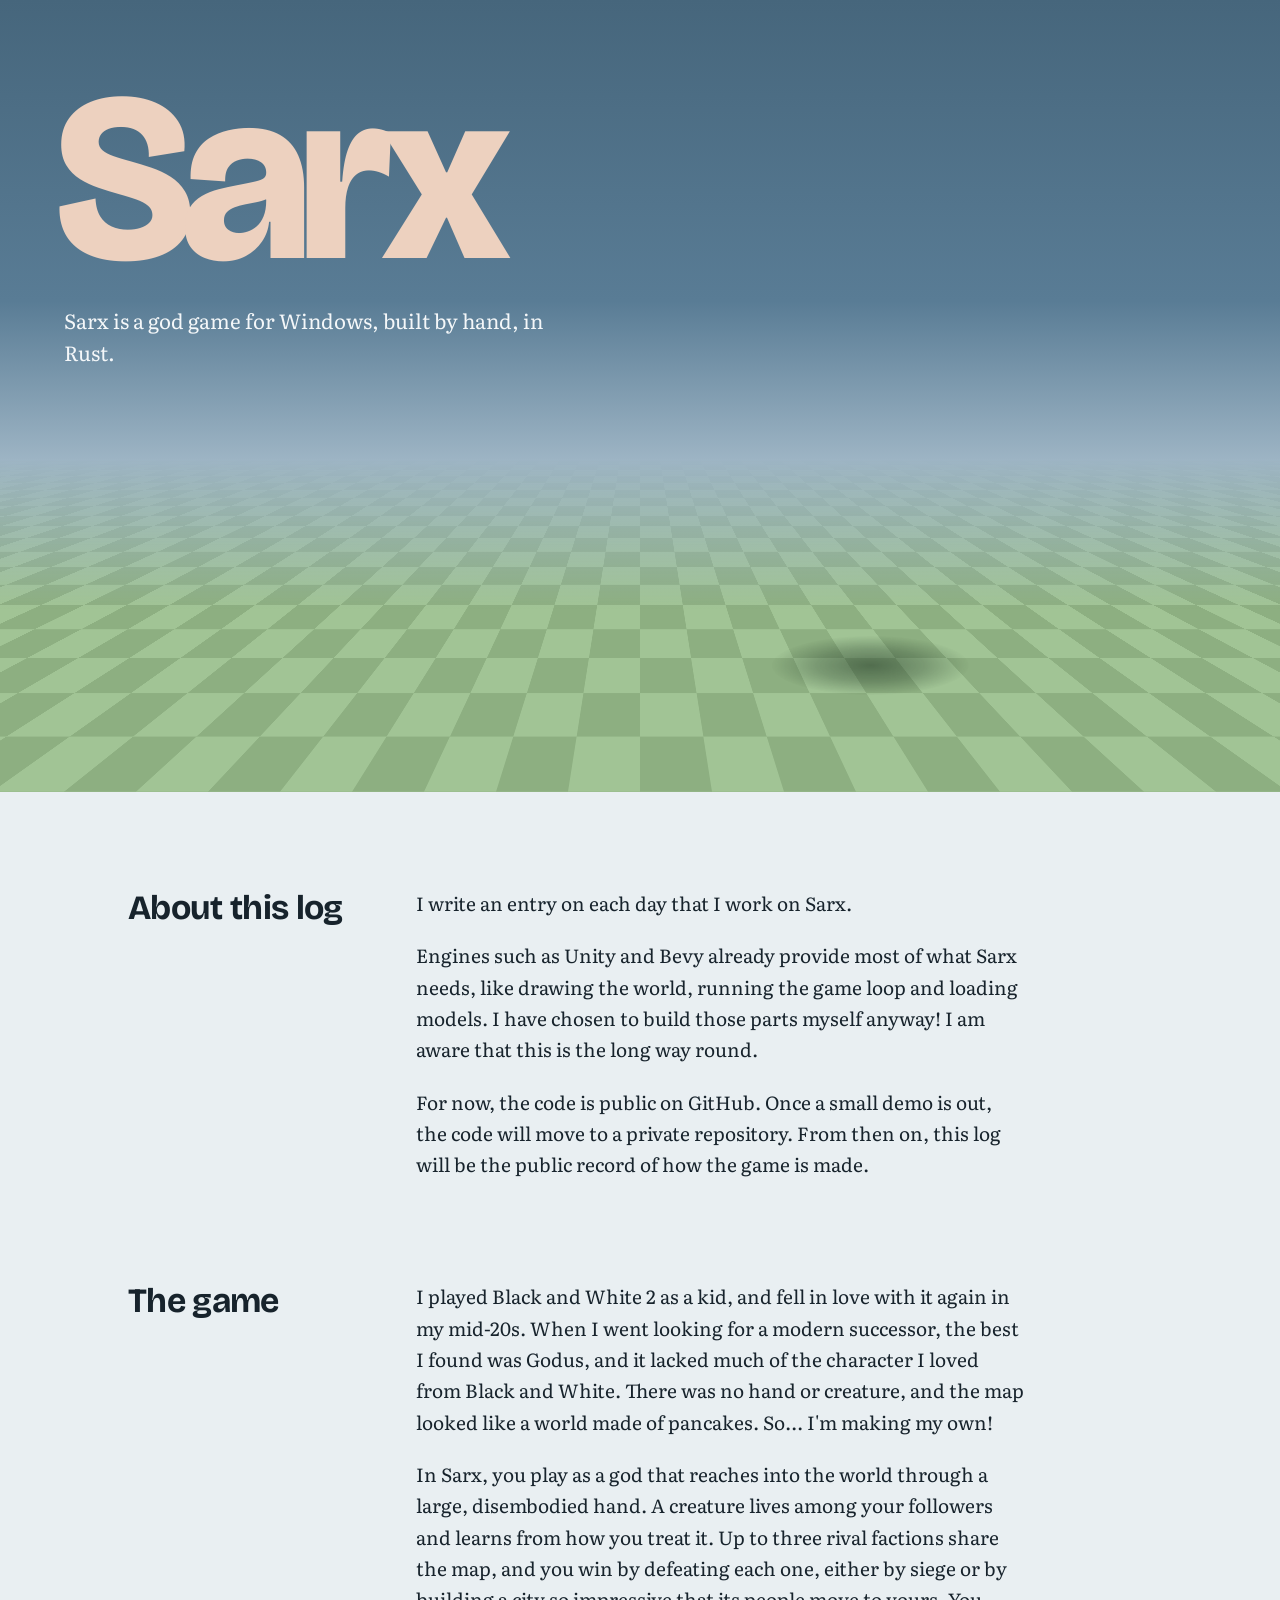
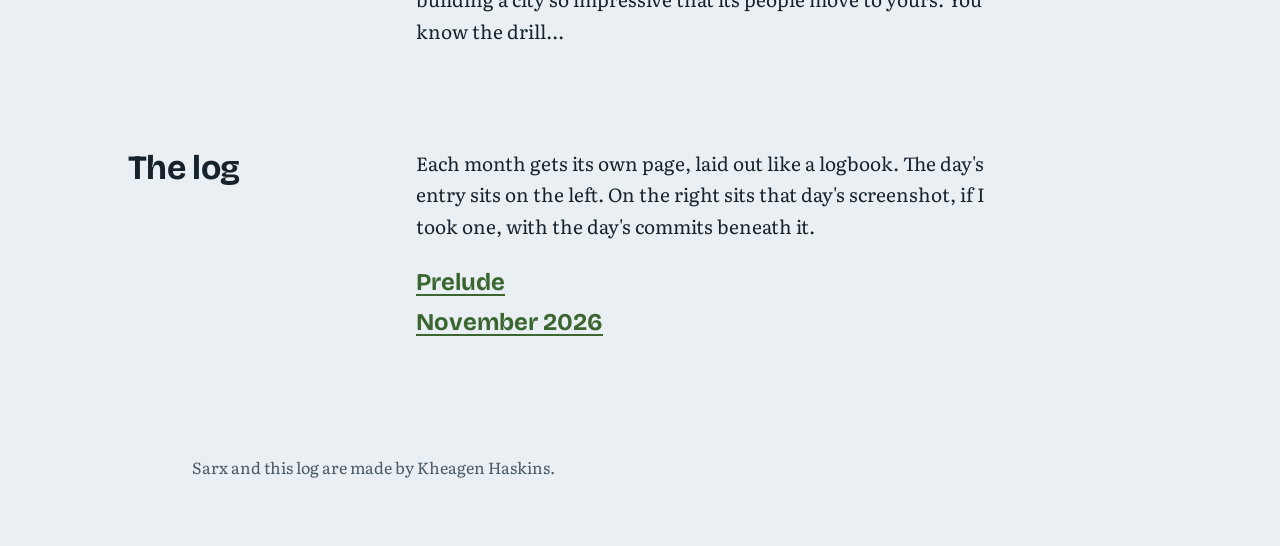
<file: index.html>
<!doctype html>
<html lang="en-GB">
<head>
    <meta charset="utf-8">
    <meta name="viewport" content="width=device-width, initial-scale=1">
    <title>Sarx Devlog</title>
    <meta name="description" content="The development log of Sarx, a god game for Windows, written in Rust with every layer beneath the gameplay built by hand.">
    <link rel="preconnect" href="https://fonts.googleapis.com">
    <link rel="preconnect" href="https://fonts.gstatic.com" crossorigin>
    <link rel="stylesheet" href="https://fonts.googleapis.com/css2?family=Bricolage+Grotesque:opsz,wght@12..96,400..800&family=Literata:ital,opsz,wght@0,7..72,400..600;1,7..72,400&display=swap">
    <link rel="stylesheet" href="css/style.css">
    <script src="data/months.js" defer></script>
    <script src="js/site.js" defer></script>
    <script src="js/hand-shadow.js" defer></script>
</head>
<body data-root="">
    <a class="skip-link" href="#main">Skip to the log</a>

    <header class="hero">
        <div class="hero-text">
            <h1 class="wordmark">Sarx</h1>
            <p class="lede">
                Sarx is a god game for Windows, built by hand, in Rust. 
            </p>
        </div>
        <div class="ground" aria-hidden="true">
            <div class="ground-plane"></div>
        </div>
        <div class="hand-shadow" aria-hidden="true"></div>
    </header>

    <main id="main">
        <section class="section" aria-labelledby="about-heading">
            <h2 id="about-heading">About this log</h2>
            <div class="section-body">
                <p>
                    I write an entry on each day that I work on Sarx.
                </p>
                <p>
                    Engines such as Unity and Bevy already provide most of what Sarx needs, like drawing
                    the world, running the game loop and loading models. I have chosen to build those parts myself
                    anyway! I am aware that this is the long way round.
                </p>
                <p>
                    For now, the code is public on GitHub. Once a small demo is out, the code will
                    move to a private repository. From then on, this log will be the public record
                    of how the game is made.
                </p>
            </div>
        </section>

        <section class="section" aria-labelledby="game-heading">
            <h2 id="game-heading">The game</h2>
            <div class="section-body">
                <p>
                    I played Black and White 2 as a kid, and fell in love with it again in
                    my mid-20s. When I went looking for a modern successor, the best I found was
                    Godus, and it lacked much of the character I loved from Black and White.
					There was no hand or creature, and the map looked like a world made of pancakes. 
					So... I'm making my own!
                </p>
                <p>
                    In Sarx, you play as a god that reaches into the world through a large,
                    disembodied hand. A creature lives among your followers and learns from how you
                    treat it. Up to three rival factions share the map, and you win by defeating
                    each one, either by siege or by building a city so impressive that its people
                    move to yours. You know the drill...
                </p>
            </div>
        </section>

        <section class="section" aria-labelledby="entries-heading">
            <h2 id="entries-heading">The log</h2>
            <div class="section-body">
                <p>
                    Each month gets its own page, laid out like a logbook. The day's entry sits on
                    the left. On the right sits that day's screenshot, if I took one, with the
                    day's commits beneath it.
                </p>
                <div data-month-list>
                    <p class="empty">The list of months needs JavaScript to appear.</p>
                </div>
            </div>
        </section>
    </main>

    <footer class="footer">
        <p>Sarx and this log are made by Kheagen Haskins.</p>
    </footer>
</body>
</html>
</file>
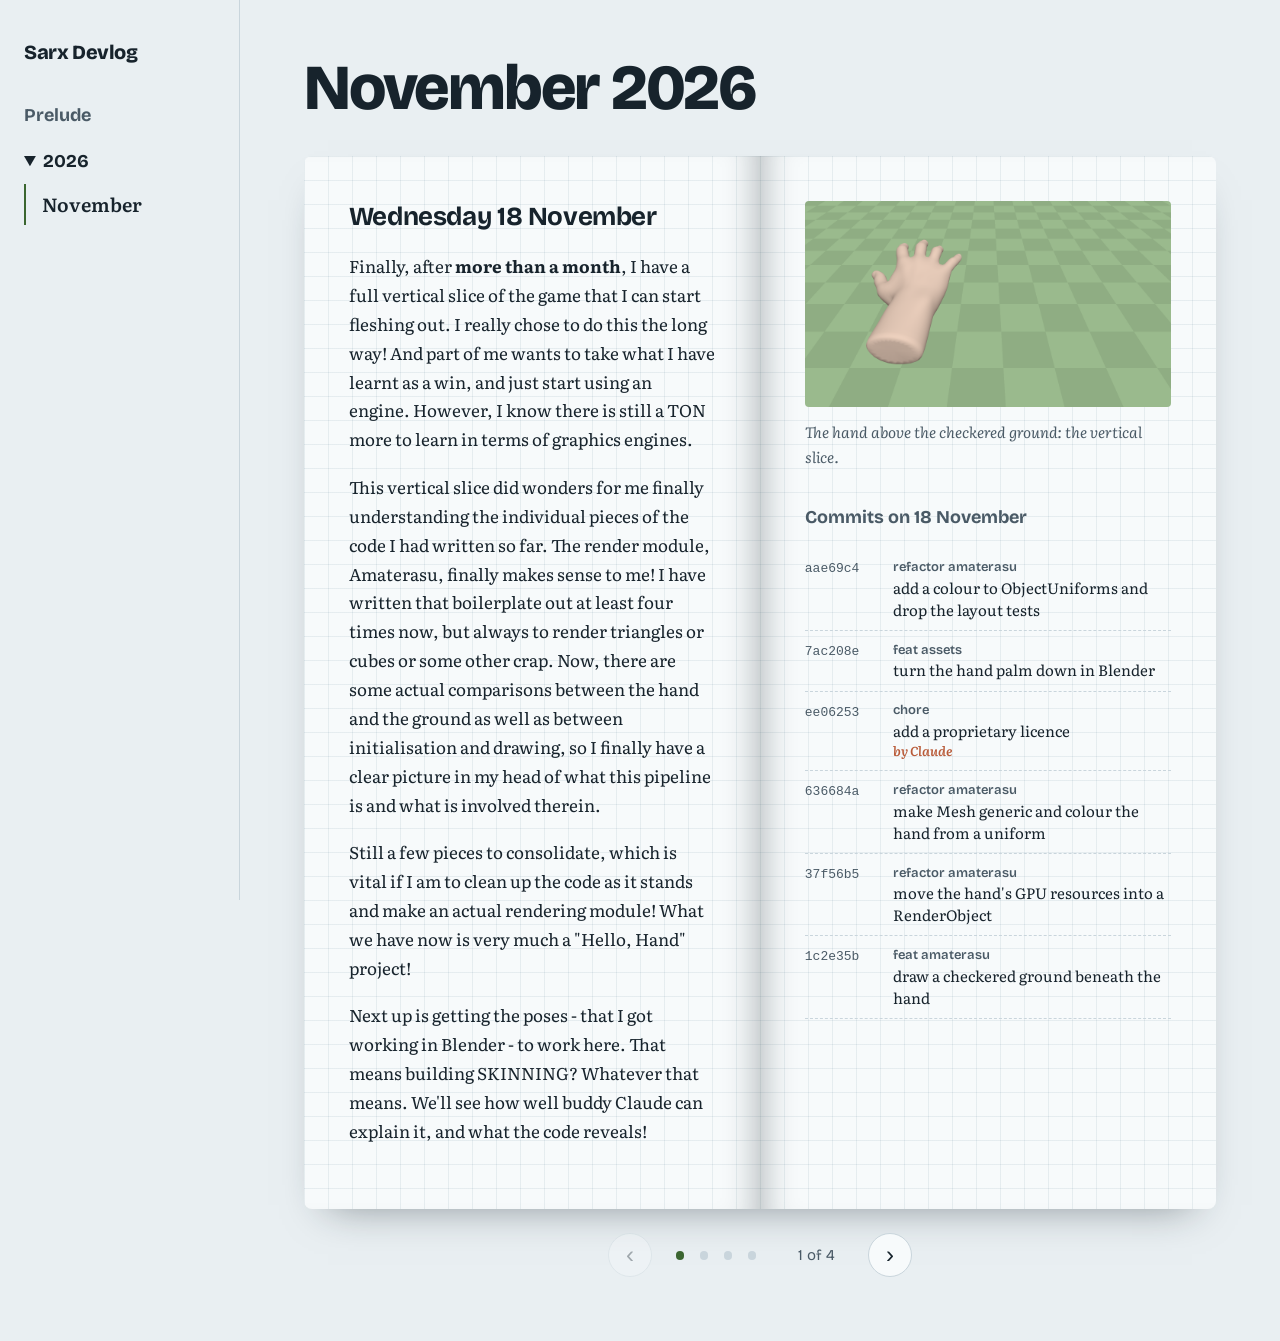
<file: log/2026-11.html>
<!doctype html>
<html lang="en-GB">
<head>
    <meta charset="utf-8">
    <meta name="viewport" content="width=device-width, initial-scale=1">
    <title>November 2026 Log</title>
    <meta name="description" content="The Sarx development log for November 2026, one diary entry per day, with that day's commits.">
    <link rel="preconnect" href="https://fonts.googleapis.com">
    <link rel="preconnect" href="https://fonts.gstatic.com" crossorigin>
    <link rel="stylesheet" href="https://fonts.googleapis.com/css2?family=Bricolage+Grotesque:opsz,wght@12..96,400..800&family=Literata:ital,opsz,wght@0,7..72,400..600;1,7..72,400&display=swap">
    <link rel="stylesheet" href="../css/style.css">
    <script src="../data/months.js" defer></script>
    <script src="../data/commits/2026-11.js" defer></script>
    <script src="../js/site.js" defer></script>
    <script src="../js/logbook.js" defer></script>
</head>
<body class="log-page" data-root="../" data-month="2026-11">
    <a class="skip-link" href="#main">Skip to the entries</a>

    <nav class="sidebar" aria-label="Months of the log"></nav>

    <main id="main" class="log-main">
        <h1 class="month-title">November 2026</h1>

        <div class="logbook" data-month="2026-11">
        <article class="entry" id="18" data-date="2026-11-18">
            <p>Finally, after <strong>more than a month</strong>, I have a full vertical slice of the game that I can start fleshing out. I really chose to do this the long way! And part of me wants to take what I have learnt as a win, and just start using an engine. However, I know there is still a TON more to learn in terms of graphics engines.</p>
            <p>This vertical slice did wonders for me finally understanding the individual pieces of the code I had written so far. The render module, Amaterasu, finally makes sense to me! I have written that boilerplate out at least four times now, but always to render triangles or cubes or some other crap. Now, there are some actual comparisons between the hand and the ground as well as between initialisation and drawing, so I finally have a clear picture in my head of what this pipeline is and what is involved therein.</p>
            <p>Still a few pieces to consolidate, which is vital if I am to clean up the code as it stands and make an actual rendering module! What we have now is very much a "Hello, Hand" project!</p>
            <p>Next up is getting the poses - that I got working in Blender - to work here. That means building SKINNING? Whatever that means. We'll see how well buddy Claude can explain it, and what the code reveals!</p>
            <figure>
                <img src="../images/2026-11-18-hand.png" width="1920" height="1080" alt="A pale hand and forearm, fingers spread, floating above an endless green checkered ground.">
                <figcaption>The hand above the checkered ground: the vertical slice.</figcaption>
            </figure>
        </article>

        <article class="entry" id="19" data-date="2026-11-19">
            <p>GTA VI came out today! Not sure much work will be done ;) That RAGE engine really is a marvel!</p>
            <hr>
            <p>Even so, quite a bit of work was done!! I most certainly don't fully understand the skinning kak I just wrote. Buddy Claude did its best to explain it, and I understand enough to push forward.</p>
            <p>Did some other research and discovered that the stages my models go through when I load them should be optimised. .glb parsing is heavy work, and while we are only doing the hand right now, we will certainly be doing more models going forward. Tons more!</p>
            <p>So, it seems we'll need an intermediate step to turn our .glb files into some other processed format that makes runtime parsing SUPER FAST.</p>
            <p>There is clearly a strong advantage to understanding how a model is laid out in its file, and how to parse it. Might be worth a proper deep dive into all these nuances.</p>
            <p>Still, the hand has made good progress today! It moves, albeit not as I envisioned! We'll polish that out tomorrow.</p>
            <figure>
                <img src="../images/2026-11-19-hand.png" width="1202" height="932" alt="The hand and forearm seen from behind, index finger raised, above the green checkered ground.">
                <figcaption>The hand bent by its bones: the first skinned pose.</figcaption>
            </figure>
        </article>

        <article class="entry" id="20" data-date="2026-11-20">
            <p>The animation of the hand is first-attempt slop, for sure. I had to distinguish between idle animation poses and action poses. The action poses were far too slow to transition, so I sped them up. This made the idle animation super weird because the hand switched between various idle positions far too quickly.</p>
            <p>I almost reached for buddy Claude to make the edit, but AI is the one who gave me those initial values, no doubt as a best guess. And despite my win from yesterday, I needed so much help from AI to get the skinning working that it was hard to feel ownership of the code.</p>
            <p>I refuse to let this codebase become akin to vibe-coded kak. So, throwing prompts at buddy Claude and asking it to calibrate something that needs a human eye is exactly the kind of mistake that will lead me down that road.</p>
            <p>As such, my challenge today is to improve the skinning and the animations without any help from AI. Buddy Claude can fix the docs and tests when I am done!</p>
            <hr>
            <p>I've found that our system is currently not expressive (or general?) enough to tweak the animations quite how we want them. The system itself either needs a signature change, or the underlying component data needs transition logic attached.</p>
            <p>The issue is that we are trying to express two different types of animation transitions with one inflexible <code>posing</code> system: one for action poses, and one for idle poses. I assume that going forward, many different animations are going to want their own means of rotation. Some might need fixed transitions and others might need interpolation. I am confident that we can express that in a single system, so that means our underlying data needs a means of expressing transitions!</p>
            <hr>
            <p>Not only that, but I see now that the ComponentVec struct I defined in Enki is not sufficient to store bone data. That is to say that the struct was designed with n-dimensional data in mind. Position, Velocity, Health etc.</p>
            <p>Bones are represented as Quats, which are 4D values. But, a single entity has <em>many</em> bones. Having followed the guidance of buddy Claude yesterday, I have ended up with a <code>ComponentVec</code> holding a series of Rust <code>Vec</code>s. How annoying! I might as well be back in Java with this scattered memory approach!</p>
            <p>This is the kind of thing that makes working with AI frustrating at times. It helped me build the ECS in a memory-safe and efficient way, only for a later session to completely disregard it and suggest code akin to Java's memory access patterns.</p>
            <p>If I did not understand the memory access of the Enki module, I could not have spotted this. This has concerning implications for this project, because AI is being used to accommodate my missing knowledge in the various domains of game development that I would otherwise take much more time learning. The biggest domain right now is the Maths, especially in the shaders. I can visualise the matrix operations at a superficial level, and I understand the concept of grouping together various transformations through matrix multiplications. But I have very little experience with doing that by hand, as you would have done in - for example - a university course.</p>
            <p>Anyway, it seems we need a second type of 'column' in our ECS. One that can hold an unknown number of n-dimensional values, like a list of bone rotations. Back to unsafe Rust, <em>gulp</em>!</p>
        </article>

        <article class="entry" id="21" data-date="2026-11-21">
            <p>I do consider myself AI literate, and yet I have fallen prey to the same trap over and over again: trusting AI!</p>
            <p>It really is difficult to determine where AI does well vs where it's just a salesman. We humans lack a certain consistency in our communication. Listeners can use that to gauge, for example, the confidence someone has when making certain statements. A person might subconsciously add qualifiers to their wording that we - also subconsciously - use to judge how much we trust their statement.</p>
            <p>People who are aware of that can control this subconscious aspect of speech, which makes them good at deception. AI might as well be the same type of person, albeit without any actual malicious intent.</p>
            <p>I say this because AI is unhelpfully consistent in its writing. It can state a proven fact and a proven falsehood in the same confident register. Therefore, if you are discussing with AI a problem domain with which you are unfamiliar, it becomes increasingly difficult to tell fact from fiction, or good advice from bad.</p>
            <p>This is why so much of my time is spent using buddy Claude as a sounding board, instead of just instructing it to write or review my code. But even this only gets you so far!</p>
            <p>This morning, after finding a failing test in the Hermes crate and investigating it, I found that one of the tests that buddy Claude felt it was appropriate to write was a test that hardcoded the vertex values of the hand.glb file and asserted their existence in the file. This meant that if the asset file changed by a fraction of a decimal, this test would fail.</p>
            <p>You trust a "PhD intelligence" technology to handle basic unit tests for your codebase and the poes ends up coupling the successful build of your project TO AN INCONSEQUENTIAL DECIMAL NUMBER! Utterly mind-boggling. And it already did this with every <code>expect</code> found in the codebase; asserting the exact ASCII text of the wording. So if I decide, on some arbitrary day, to improve the ambiguous wording in an <code>expect</code> message, I would then have a failing codebase because AI felt it appropriate to assert on the EXACT content of a bloody error message.</p>
            <p>...but, it's surely my fault. It's not the case that AI cannot produce the code I expect of it, it definitely can, so it must be GIGO!?</p>
        </article>
        </div>
    </main>
</body>
</html>
</file>
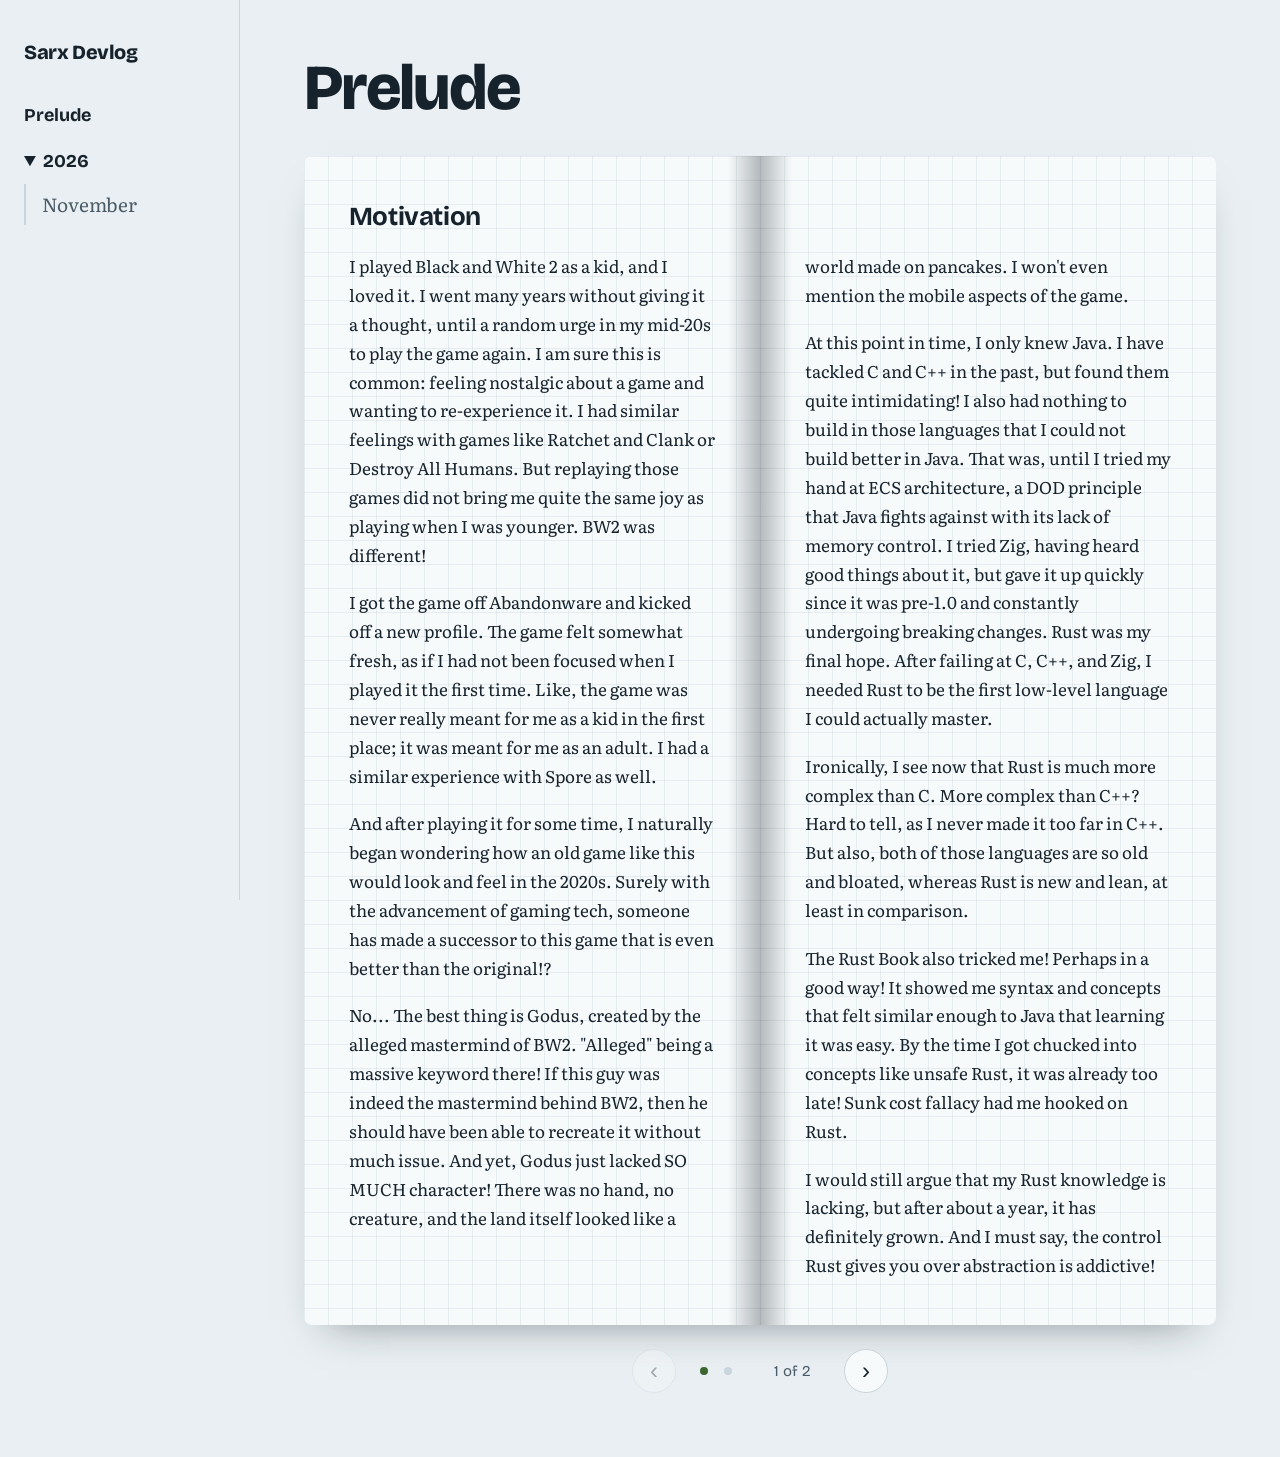
<file: log/prelude.html>
<!doctype html>
<html lang="en-GB">
<head>
    <meta charset="utf-8">
    <meta name="viewport" content="width=device-width, initial-scale=1">
    <title>Prelude Log</title>
    <meta name="description" content="The prelude to the Sarx development log: why Sarx exists, and how AI takes part in building it.">
    <link rel="preconnect" href="https://fonts.googleapis.com">
    <link rel="preconnect" href="https://fonts.gstatic.com" crossorigin>
    <link rel="stylesheet" href="https://fonts.googleapis.com/css2?family=Bricolage+Grotesque:opsz,wght@12..96,400..800&family=Literata:ital,opsz,wght@0,7..72,400..600;1,7..72,400&display=swap">
    <link rel="stylesheet" href="../css/style.css">
    <script src="../data/months.js" defer></script>
    <script src="../js/site.js" defer></script>
    <script src="../js/logbook.js" defer></script>
</head>
<body class="log-page" data-root="../" data-month="prelude">
    <a class="skip-link" href="#main">Skip to the prelude</a>

    <nav class="sidebar" aria-label="Months of the log"></nav>

    <main id="main" class="log-main">
        <h1 class="month-title">Prelude</h1>

        <div class="logbook">
        <article class="entry" id="motivation" data-title="Motivation">
            <p>I played Black and White 2 as a kid, and I loved it. I went many years without giving it a thought, until a random urge in my mid-20s to play the game again. I am sure this is common: feeling nostalgic about a game and wanting to re-experience it. I had similar feelings with games like Ratchet and Clank or Destroy All Humans. But replaying those games did not bring me quite the same joy as playing when I was younger. BW2 was different!</p>
            <p>I got the game off Abandonware and kicked off a new profile. The game felt somewhat fresh, as if I had not been focused when I played it the first time. Like, the game was never really meant for me as a kid in the first place; it was meant for me as an adult. I had a similar experience with Spore as well.</p>
            <p>And after playing it for some time, I naturally began wondering how an old game like this would look and feel in the 2020s. Surely with the advancement of gaming tech, someone has made a successor to this game that is even better than the original!?</p>
            <p>No... The best thing is Godus, created by the alleged mastermind of BW2. "Alleged" being a massive keyword there! If this guy was indeed the mastermind behind BW2, then he should have been able to recreate it without much issue. And yet, Godus just lacked SO MUCH character! There was no hand, no creature, and the land itself looked like a world made on pancakes. I won't even mention the mobile aspects of the game.</p>
            <p>At this point in time, I only knew Java. I have tackled C and C++ in the past, but found them quite intimidating! I also had nothing to build in those languages that I could not build better in Java. That was, until I tried my hand at ECS architecture, a DOD principle that Java fights against with its lack of memory control. I tried Zig, having heard good things about it, but gave it up quickly since it was pre-1.0 and constantly undergoing breaking changes. Rust was my final hope. After failing at C, C++, and Zig, I needed Rust to be the first low-level language I could actually master.</p>
            <p>Ironically, I see now that Rust is much more complex than C. More complex than C++? Hard to tell, as I never made it too far in C++. But also, both of those languages are so old and bloated, whereas Rust is new and lean, at least in comparison.</p>
            <p>The Rust Book also tricked me! Perhaps in a good way! It showed me syntax and concepts that felt similar enough to Java that learning it was easy. By the time I got chucked into concepts like unsafe Rust, it was already too late! Sunk cost fallacy had me hooked on Rust.</p>
            <p>I would still argue that my Rust knowledge is lacking, but after about a year, it has definitely grown. And I must say, the control Rust gives you over abstraction is addictive!</p>
        </article>

        <article class="entry" id="ai-debate" data-title="The AI Debate">
            <p>Assuming great success from this project, it will naturally come under public scrutiny, especially over the part AI played in it. Quite frankly, I don't think something of this scale would be possible for one person <em>without</em> AI.</p>
            <p>Nevertheless, the common critique is sound. AI was trained on almost any data that its company could get its hands on, and the authors of that data did not necessarily consent to it being used for training. This matters most for creative work, such as 2D and 3D assets, music, and some kinds of writing, where the AI's output stands in for something a person would have made.</p>
            <p>That leaves me with two questions. Is using AI an unethical use of contemporary technology? And does presenting work to the public as my own, when AI was involved, amount to stealing or fraud?</p>
            <p>They are certainly relevant questions, and I think many do themselves a disservice by giving a black-and-white answer.</p>
            <p>There are those who would argue that AI is just another tool like any other, born out of the advancements of modern technology. But this argument does not give credit to the fact that AI can be used as more than a tool. Articulating an idea in a few short sentences, and receiving some materialisation of that idea almost instantly, is not using a tool, but rather a service.</p>
            <p>Conversely, there are those who would argue that any use of AI is unethical, or that using it is laziness by default. This argument feels overly defensive, and fails to recognise the genuine usefulness of this new and powerful technology.</p>
            <h3>Consent</h3>
            <p>On the first question, I keep coming back to where the consent problem actually bites, which is creative work. The art in Sarx is not generated, despite the temptation to do so, given my lack of skill in 3D modelling. The hand was sourced from free assets online, and AI only wrote the scripts that polished its hand poses after I struggled to manually rig it. The look of the land, the hand and the creature are my decisions. Where I have been leaning on AI is code, explanation, review and documentation, which is where its training data was most often shared openly to begin with. It doesn't make the question disappear, but it puts my use at the end of the spectrum where I can defend it!</p>
            <h3>Effort</h3>
            <p>The second question is the harder one. I personally struggle to formulate my own argument outside the rhetoric of programming. Take Python, which some developers may argue is too abstract and hides too much from the programmer. AI use in development feels like the next level of abstraction, and an imperfect one at that. A developer can write a program in Python with much of the underlying machinery a mystery to them. Of course, the prowess of the developer is still a large factor in their success or failure, as is their grit to push past tough problems.</p>
            <p>While I certainly find this to be a useful comparison, it ignores much of the nuance that AI has brought to the game. A person who knows nothing about code can now generate an application, alongside the many assets that application might need. The effort is extraordinarily low. So, between Python and AI, AI has certainly crossed some threshold of effort that humans have subconsciously used to judge the value of a product.</p>
            <p>I think the real difference is this. Python hides machinery that someone, somewhere, understood, and it behaves the same way every time. AI hands you output that nobody has understood until you read it. So the effort doesn't disappear with AI; it moves to the reading, and that's exactly the part people often skip. I know, because I have been guilty of this far too often.</p>
            <p>But this cuts both ways! I am sure many developers have got carried away in their adoption of AI, only to produce some ungodly amount of code that functions, but that they didn't REALLY make. They just prompted it into existence. This is much of the reason why I still prefer writing most code, especially foundational code, by myself. It's not very efficient by modern standards, and it's even a poor business decision, but I feel good about the code I write, which matters to me. It's the whole reason I got into programming: perpetually chasing that feeling of accomplishment.</p>
            <p>With this line of reasoning, it seems that the currency is effort, not AI per se. This is a large part of why this dev log exists at all: to record the effort that went into building Sarx. Importantly, that effort still involved AI. Like I said, this project would not be possible without it.</p>
            <h3>How I use AI</h3>
            <p>The biggest thing AI does for me is teach. Graphics programming and game architecture were entirely new to me when I started. AI explains the concepts as I reach them, reviews my Rust the way a peer would, and shows me what a design will look like in code before I commit to it. I'm still the one who has to understand it, and that part is slow and takes real effort. AI just means I'm never stuck without someone to ask.</p>
            <p>I'll also be honest that I don't write every line first. Some foundational pieces, parts of the ECS for example, I asked AI to build to a complete, working state, and then I studied them afterwards. I'd wasted too much time understanding every detail of code that was going to change the next day. Reviewing finished code teaches me more, and leaves me free to change the design once I understand it. The effort there goes into the studying rather than the typing.</p>
            <p>Docs, tests, and ADRs are the type of grunt work that AI does most, which keeps me from burning out. They're also easy for me to review in large chunks, as opposed to programming logic, which is far more cognitively demanding to parse. This is the luxury that AI affords me.</p>
        </article>
        </div>
    </main>
</body>
</html>
</file>
<file: css/style.css>
/*
 * The palette comes from the first frame that Sarx draws. The sky is the renderer's clear colour,
 * the ground is its two checker greens, and the hand is the colour that the renderer gives the hand.
 * Each value is the sRGB form of the linear colour in the renderer.
 */
:root {
    --sky:          #597c95;
    --sky-high:     #46667c;
    --haze:         #9db4c4;
    --ground-light: #a1c495;
    --ground-dark:  #8daf81;
    --hand:         #edd1bf;

    --paper:        #e9eff2;
    --ink:          #17232c;
    --ink-soft:     #4a5a66;
    --accent:       #3b6630;
    --rule:         #c9d5dc;

    --page:         #f7fafb;
    --page-grid:    rgb(89 124 149 / 0.11);
    --spine:        rgb(23 35 44 / 0.3);
    /* Claude's orange, darkened on light pages so that small text stays readable */
    --claude:       #b85a38;

    --clay:         #b5704a;
    --glass:        #a9dcd8;
    --wood:         #8a5a2e;

    --font-display: "Bricolage Grotesque", "Segoe UI", sans-serif;
    --font-body:    "Literata", Georgia, serif;

    --gutter:       clamp(1rem, 5vw, 4rem);
    --measure:      38rem;

    color-scheme: light dark;
}

@media (prefers-color-scheme: dark) {
    :root:not([data-theme="light"]) {
        --sky-high: #2e4557;
        --paper:    #121b22;
        --ink:      #dce5eb;
        --ink-soft: #9fb0bc;
        --accent:   #a1c495;
        --rule:     #26343f;
        --page:     #18232c;
        --page-grid: rgb(157 180 196 / 0.07);
        --spine:    rgb(0 0 0 / 0.55);
        --claude:   #d97757;
    }
}

:root[data-theme="dark"] {
    --sky-high: #2e4557;
    --paper:    #121b22;
    --ink:      #dce5eb;
    --ink-soft: #9fb0bc;
    --accent:   #a1c495;
    --rule:     #26343f;
    --page:     #18232c;
    --page-grid: rgb(157 180 196 / 0.07);
    --spine:    rgb(0 0 0 / 0.55);
    --claude:   #d97757;
}

/* ========================================================================================== */
/*                                           Base                                             */
/* ========================================================================================== */

*,
*::before,
*::after {
    box-sizing: border-box;
}

html {
    -webkit-text-size-adjust: 100%;
}

body {
    margin: 0;
    background: var(--paper);
    color: var(--ink);
    font-family: var(--font-body);
    font-size: 1.1875rem;
    line-height: 1.65;
    font-optical-sizing: auto;
    overflow-x: hidden;
}

h1,
h2 {
    font-family: var(--font-display);
    font-optical-sizing: auto;
    margin: 0;
}

p {
    margin: 0 0 1.1em;
}

a {
    color: var(--accent);
    text-underline-offset: 0.18em;
}

:focus-visible {
    outline: 3px solid var(--accent);
    outline-offset: 3px;
}

.skip-link {
    position: absolute;
    left: var(--gutter);
    top: -4rem;
    z-index: 10;
    padding: 0.5rem 1rem;
    background: var(--paper);
    color: var(--ink);
    font-family: var(--font-display);
}

.skip-link:focus {
    top: 1rem;
}

/* ========================================================================================== */
/*                                           Hero                                             */
/* ========================================================================================== */

/* The hero repeats the scene that Sarx draws: a sky, and a checkered ground beneath the hand. */
.hero {
    position: relative;
    min-height: max(34rem, 88svh);
    overflow: hidden;
    background: linear-gradient(to bottom, var(--sky-high) 0%, var(--sky) 38%, var(--haze) 58%);
    isolation: isolate;
}

.hero-text {
    position: relative;
    z-index: 2;
    padding: clamp(3rem, 9vh, 6rem) var(--gutter) 0;
    max-width: 72rem;
}

.wordmark {
    color: var(--hand);
    font-size: clamp(5.5rem, 21vw, 15rem);
    font-weight: 800;
    font-variation-settings: "opsz" 96;
    line-height: 0.82;
    letter-spacing: -0.055em;
    margin-left: -0.04em;
}

.lede {
    max-width: 30rem;
    margin-top: clamp(1.25rem, 3vh, 2rem);
    color: #f4f7f9;
    font-size: clamp(1.125rem, 1.6vw, 1.3125rem);
    line-height: 1.55;
}

/* The ground starts at the horizon, 58% of the way down, and fills the rest of the hero. */
.ground {
    position: absolute;
    inset: 58% 0 0;
    z-index: 0;
    perspective: 32rem;
    perspective-origin: 50% 0;
    overflow: hidden;
}

/* The plane stands on the hero's bottom edge, then tips back, so that its far end meets the horizon. */
.ground-plane {
    position: absolute;
    left: -150%;
    right: -150%;
    bottom: 0;
    height: 900%;
    transform-origin: 50% 100%;
    transform: rotateX(76deg);
    background:
        repeating-conic-gradient(var(--ground-light) 0 25%, var(--ground-dark) 0 50%)
        50% 100% / 9rem 9rem;
}

/* The haze softens the far squares into the sky, as distance would. */
.ground::after {
    content: "";
    position: absolute;
    inset: 0;
    background: linear-gradient(to bottom, var(--haze) 0%, rgb(157 180 196 / 0) 45%);
}

/* The script places the shadow under the cursor. It stays still where the script cannot run. */
.hand-shadow {
    position: absolute;
    left: 0;
    top: 0;
    z-index: 1;
    width: 15rem;
    height: 4.5rem;
    margin: -2.25rem 0 0 -7.5rem;
    border-radius: 50%;
    background: radial-gradient(closest-side, rgb(23 45 28 / 0.5), rgb(23 45 28 / 0.28) 55%, rgb(23 45 28 / 0));
    pointer-events: none;
    transform: translate(70vw, calc(max(34rem, 88svh) * 0.8)) scale(0.8);
    will-change: transform;
}

/* ========================================================================================== */
/*                                          Sections                                          */
/* ========================================================================================== */

main {
    padding: clamp(3rem, 8vw, 6rem) var(--gutter) 0;
}

.section {
    display: grid;
    grid-template-columns: minmax(0, 1fr);
    gap: 1rem;
    max-width: 64rem;
    margin: 0 auto;
    padding-bottom: clamp(3rem, 7vw, 5rem);
}

@media (min-width: 56rem) {
    .section {
        grid-template-columns: 15rem minmax(0, var(--measure));
        gap: 3rem;
    }
}

.section h2 {
    font-size: clamp(1.75rem, 3vw, 2.125rem);
    font-weight: 700;
    line-height: 1.15;
    letter-spacing: -0.02em;
}

.section-body {
    max-width: var(--measure);
}

.aside {
    color: var(--ink-soft);
    font-style: italic;
}

/* ---- Materials ---- */

.materials {
    list-style: none;
    margin: 0 0 1.4em;
    padding: 0;
}

.materials li {
    display: flex;
    align-items: center;
    gap: 0.9rem;
    padding: 0.35rem 0;
}

.swatch {
    flex: none;
    width: 1.6rem;
    height: 1.6rem;
    border-radius: 0.4rem;
}

.swatch-clay {
    background: var(--clay);
}

.swatch-glass {
    background: linear-gradient(135deg, #e6f7f5 0%, var(--glass) 45%, #7cc1bc 100%);
    box-shadow: inset 0 0 0 1px rgb(255 255 255 / 0.6);
}

.swatch-wood {
    background: repeating-linear-gradient(100deg, var(--wood) 0 0.3rem, #7a4e26 0.3rem 0.45rem);
}

/* ---- Crates ---- */

.pantheon {
    margin: 1.5rem 0 0;
}

.god {
    padding: 1.1rem 0;
    border-top: 1px solid var(--rule);
}

.god:last-child {
    border-bottom: 1px solid var(--rule);
}

.god dt {
    font-family: var(--font-display);
    font-size: 1.5rem;
    font-weight: 700;
    line-height: 1.2;
}

.god dd {
    margin: 0;
}

.god .domain {
    color: var(--ink-soft);
    font-style: italic;
    font-size: 1rem;
    margin-bottom: 0.35rem;
}

/* ---- The log ---- */

.empty {
    color: var(--ink-soft);
}

.month-list {
    list-style: none;
    margin: 0;
    padding: 0;
}

.month-list a {
    font-family: var(--font-display);
    font-size: 1.5rem;
    font-weight: 700;
}

/* ========================================================================================== */
/*                                         Month page                                         */
/* ========================================================================================== */

.log-page {
    display: grid;
    grid-template-columns: 15rem minmax(0, 1fr);
    min-height: 100vh;
}

/* ---- Sidebar ---- */

.sidebar {
    position: sticky;
    top: 0;
    height: 100vh;
    overflow-y: auto;
    padding: 2.25rem 1.5rem;
    border-right: 1px solid var(--rule);
}

.sidebar-header {
    display: flex;
    align-items: center;
    justify-content: space-between;
    gap: 1rem;
}

.sidebar-home {
    color: var(--ink);
    font-family: var(--font-display);
    font-size: 1.25rem;
    font-weight: 800;
    letter-spacing: -0.02em;
    text-decoration: none;
}

.sidebar-toggle {
    display: none;
}

.sidebar-years {
    margin-top: 2rem;
}

.sidebar-prelude {
    display: block;
    margin-bottom: 1rem;
    color: var(--ink-soft);
    font-family: var(--font-display);
    font-size: 1.125rem;
    font-weight: 700;
    text-decoration: none;
}

.sidebar-prelude:hover,
.sidebar-prelude[aria-current="page"] {
    color: var(--ink);
}

.sidebar details + details {
    margin-top: 1rem;
}

.sidebar summary {
    cursor: pointer;
    font-family: var(--font-display);
    font-size: 1.125rem;
    font-weight: 700;
}

.sidebar ul {
    list-style: none;
    margin: 0.5rem 0 0;
    padding: 0;
}

.sidebar li a {
    display: block;
    padding: 0.3rem 0 0.3rem 1rem;
    border-left: 2px solid var(--rule);
    color: var(--ink-soft);
    text-decoration: none;
}

.sidebar li a:hover {
    color: var(--ink);
}

.sidebar li a[aria-current="page"] {
    border-left-color: var(--accent);
    color: var(--ink);
    font-weight: 600;
}

/* ---- Logbook ---- */

.log-main {
    max-width: 78rem;
    padding: clamp(2rem, 5vw, 3.5rem) var(--gutter) 4rem;
}

.month-title {
    margin-bottom: clamp(1.5rem, 3vw, 2.25rem);
    font-size: clamp(2.5rem, 5vw, 4rem);
    font-weight: 800;
    line-height: 1;
    letter-spacing: -0.035em;
}

/* The book is the one object on the page, so it alone takes a shadow. */
.logbook {
    overflow: hidden;
    border-radius: 0.5rem;
    background: var(--page);
    box-shadow: 0 1.25rem 2.5rem -1.5rem rgb(23 35 44 / 0.5);
}

/* The strip lays the spreads side by side, and snaps to one whole spread at a time. */
.strip {
    display: flex;
    align-items: flex-start;
    overflow-x: auto;
    overflow-y: hidden;
    overscroll-behavior-x: contain;
    scroll-snap-type: x mandatory;
    scrollbar-width: none;
    transition: height 0.3s ease;
}

.strip::-webkit-scrollbar {
    display: none;
}

.strip:focus-visible {
    outline-offset: -3px;
}

/* Each spread is two facing pages of squared paper, shaded towards the spine. */
.spread {
    flex: 0 0 100%;
    display: grid;
    grid-template-columns: 1fr 1fr;
    min-height: 36rem;
    scroll-snap-align: start;
    scroll-snap-stop: always;
    background-image:
        linear-gradient(var(--page-grid) 1px, transparent 1px),
        linear-gradient(90deg, var(--page-grid) 1px, transparent 1px);
    background-size: 1.5rem 1.5rem;
}

.page {
    padding: clamp(1.5rem, 3.5vw, 3rem);
    font-size: 1.0625rem;
    line-height: 1.7;
}

.page-left {
    box-shadow: inset -2rem 0 2rem -1.75rem var(--spine);
}

.page-right {
    box-shadow: inset 2rem 0 2rem -1.75rem var(--spine);
}

.entry-date {
    margin-bottom: 1.25rem;
    font-size: 1.625rem;
    font-weight: 700;
    line-height: 1.2;
    letter-spacing: -0.015em;
}

.page h3 {
    margin: 1.75em 0 0.5em;
    color: var(--ink-soft);
    font-family: var(--font-display);
    font-size: 1.125rem;
    font-weight: 700;
}

/* Separates two thoughts within one day's entry, where the diary has a "---". */
.page hr {
    width: 4rem;
    margin: 1.75em auto;
    border: 0;
    border-top: 1px solid var(--rule);
}

/* An undated entry runs its text down the left page, then on to the right, as a book would. */
.spread-flowing {
    grid-template-columns: 1fr;
    background-image:
        linear-gradient(90deg, transparent calc(50% - 2rem), var(--spine) 50%, transparent calc(50% + 2rem)),
        linear-gradient(var(--page-grid) 1px, transparent 1px),
        linear-gradient(90deg, var(--page-grid) 1px, transparent 1px);
    background-size: 100% 100%, 1.5rem 1.5rem, 1.5rem 1.5rem;
}

.page-flow {
    column-count: 2;
    column-gap: clamp(3rem, 7vw, 6rem);
}

.page-flow > .entry-date {
    column-span: all;
}

.page-flow h3 {
    break-after: avoid;
}

.page-right figure {
    margin: 0;
}

.page-right img {
    display: block;
    width: 100%;
    height: auto;
    border-radius: 0.25rem;
}

.page-right figcaption {
    margin-top: 0.75rem;
    color: var(--ink-soft);
    font-size: 0.9375rem;
    font-style: italic;
}

/* ---- Commits ---- */

.commits h3 {
    margin-top: 0;
    margin-bottom: 1rem;
}

/* Separates the commits from a screenshot above them on the same page. */
.page-right figure + .commits {
    margin-top: 2rem;
}

.commits ol {
    list-style: none;
    margin: 0;
    padding: 0;
}

.commits li {
    display: grid;
    grid-template-columns: 4.75rem minmax(0, 1fr);
    column-gap: 0.75rem;
    padding: 0.6rem 0;
    border-bottom: 1px dashed var(--rule);
    font-size: 0.9375rem;
    line-height: 1.45;
}

.commit-hash {
    grid-row: span 3;
    padding-top: 0.15rem;
    color: var(--ink-soft);
    font-family: Consolas, "Cascadia Mono", monospace;
    font-size: 0.8125rem;
}

.commit-kind {
    color: var(--ink-soft);
    font-family: var(--font-display);
    font-size: 0.8125rem;
    font-weight: 600;
}

.commit-agent {
    color: var(--claude);
    font-size: 0.8125rem;
    font-style: italic;
    font-weight: 600;
}

.commits-empty {
    color: var(--ink-soft);
}

/* ---- Controls ---- */

.controls {
    display: flex;
    align-items: center;
    justify-content: center;
    gap: 1rem;
    margin-top: 1.5rem;
}

.turn {
    width: 2.75rem;
    height: 2.75rem;
    border: 1px solid var(--rule);
    border-radius: 50%;
    background: var(--page);
    color: var(--ink);
    font-size: 1.5rem;
    line-height: 1;
    cursor: pointer;
}

.turn:disabled {
    opacity: 0.35;
    cursor: default;
}

.dots {
    display: flex;
    flex-wrap: wrap;
    justify-content: center;
}

.dot {
    width: 1.5rem;
    height: 1.5rem;
    padding: 0;
    border: 0;
    background: none;
    cursor: pointer;
}

.dot::before {
    content: "";
    display: block;
    width: 0.55rem;
    height: 0.55rem;
    margin: auto;
    border-radius: 50%;
    background: var(--rule);
}

.dot[aria-current="true"]::before {
    background: var(--accent);
}

.counter {
    min-width: 4.5rem;
    margin: 0;
    color: var(--ink-soft);
    font-family: var(--font-display);
    font-size: 0.9375rem;
    text-align: center;
}

/* ---- Narrow screens ---- */

/* Below this width, the sidebar folds into a bar above the book, and each spread stacks its pages. */
@media (max-width: 56rem) {
    .log-page {
        display: block;
    }

    .sidebar {
        position: static;
        height: auto;
        padding: 1rem var(--gutter);
        border-right: 0;
        border-bottom: 1px solid var(--rule);
    }

    .sidebar-toggle {
        display: block;
        padding: 0.4rem 0.9rem;
        border: 1px solid var(--rule);
        border-radius: 999px;
        background: none;
        color: var(--ink);
        font-family: var(--font-display);
        font-size: 0.9375rem;
        cursor: pointer;
    }

    .sidebar-years {
        display: none;
        margin-top: 1rem;
    }

    .sidebar.is-open .sidebar-years {
        display: block;
    }

    .spread {
        grid-template-columns: 1fr;
        min-height: 0;
    }

    .page-left,
    .page-right {
        box-shadow: none;
    }

    .page-right {
        border-top: 1px dashed var(--rule);
    }

    .page-flow {
        column-count: 1;
    }

    .spread-flowing {
        background-image:
            linear-gradient(var(--page-grid) 1px, transparent 1px),
            linear-gradient(90deg, var(--page-grid) 1px, transparent 1px);
        background-size: 1.5rem 1.5rem;
    }

    /* The counter alone tells the reader where they are, since a row of dots would wrap here */
    .dots {
        display: none;
    }
}

@media (prefers-reduced-motion: reduce) {
    .strip {
        transition: none;
    }
}

/* ========================================================================================== */
/*                                          Footer                                            */
/* ========================================================================================== */

.footer {
    max-width: 64rem;
    margin: 0 auto;
    padding: 2rem var(--gutter) 3rem;
    color: var(--ink-soft);
    font-size: 1rem;
}
</file>
